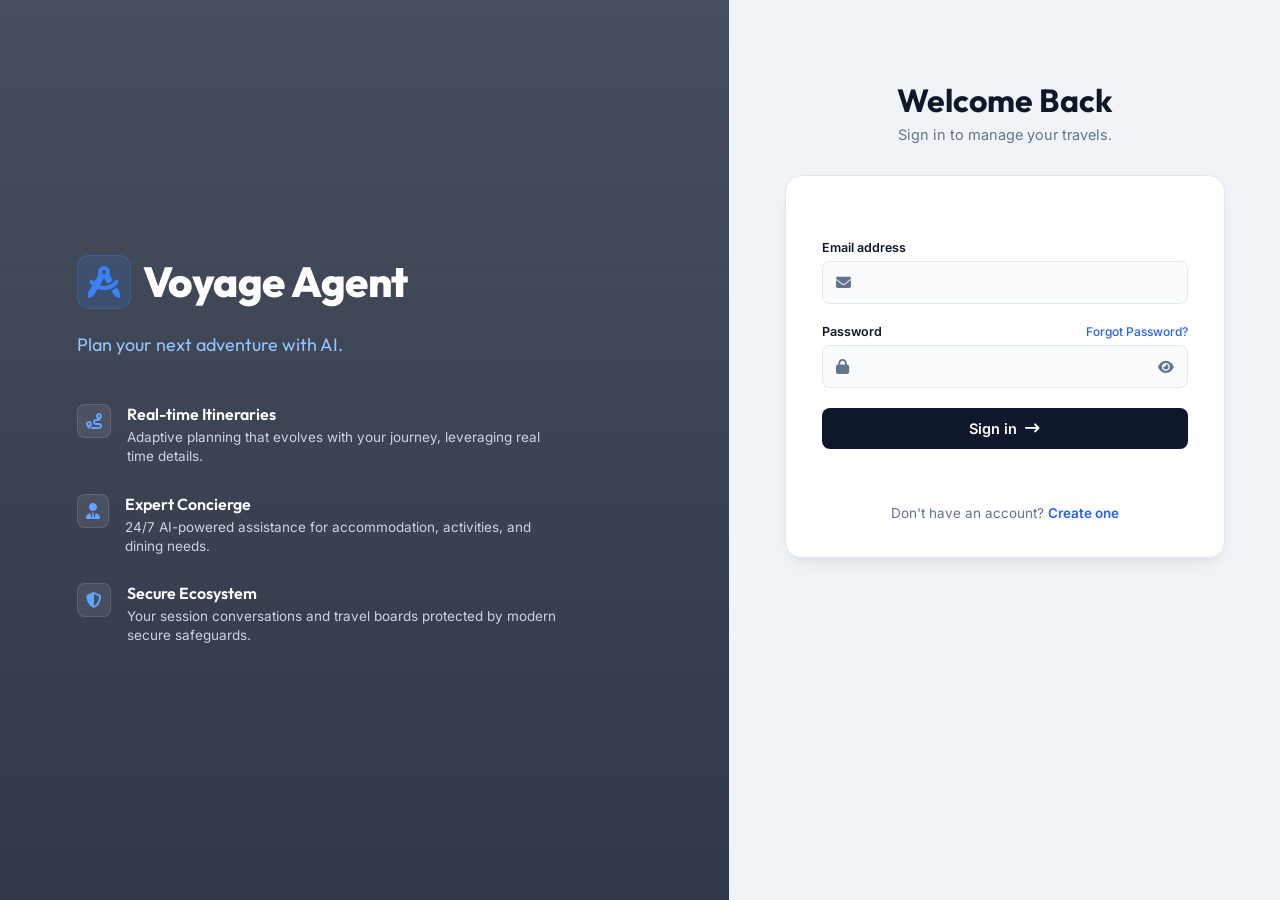
<file: templates/login.html>
<!DOCTYPE html>
<html lang="en">
<head>
    <meta charset="UTF-8">
    <meta name="viewport" content="width=device-width, initial-scale=1.0">
    <title>Sign In - VoyageAgent</title>
    <!-- Google Fonts: Inter and Outfit -->
    <link rel="preconnect" href="https://fonts.googleapis.com">
    <link rel="preconnect" href="https://fonts.gstatic.com" crossorigin>
    <link href="https://fonts.googleapis.com/css2?family=Inter:wght@300;400;500;600;700&family=Outfit:wght@400;500;600;700;800&display=swap" rel="stylesheet">
    <!-- FontAwesome for Icons -->
    <link rel="stylesheet" href="https://cdnjs.cloudflare.com/ajax/libs/font-awesome/6.4.0/css/all.min.css">
    
    <style>
        :root {
            --font-display: 'Outfit', sans-serif;
            --font-body: 'Inter', sans-serif;
            --bg-dark: #0f172a;
            --bg-light: #f0f4f9;
            --accent-blue: #2563eb;
            --accent-blue-hover: #1d4ed8;
            --text-main: #0f172a;
            --text-muted: #64748b;
            --text-white: #ffffff;
            --border-color: #e2e8f0;
        }

        * {
            box-sizing: border-box;
            margin: 0;
            padding: 0;
        }

        body {
            font-family: var(--font-body);
            background-color: var(--bg-light);
            color: var(--text-main);
            height: 100vh;
            overflow: hidden;
            display: flex;
        }

        /* Split-screen Layout */
        .login-container {
            display: flex;
            width: 100vw;
            height: 100vh;
        }

        /* Left Branding Panel */
        .brand-panel {
            flex: 1.1;
            background: linear-gradient(rgba(15, 23, 42, 0.75), rgba(15, 23, 42, 0.85)), 
                        url('https://images.unsplash.com/photo-1464822759023-fed622ff2c3b?auto=format&fit=crop&w=1200&q=80');
            background-size: cover;
            background-position: center;
            display: flex;
            flex-direction: column;
            justify-content: center;
            padding: 8% 6%;
            color: var(--text-white);
            position: relative;
        }

        .brand-logo-container {
            display: flex;
            align-items: center;
            gap: 12px;
            margin-bottom: 24px;
        }

        .brand-logo-icon {
            font-size: 32px;
            color: #3b82f6;
            background: rgba(59, 130, 246, 0.15);
            padding: 10px;
            border-radius: 12px;
            border: 1px solid rgba(59, 130, 246, 0.3);
        }

        .brand-title {
            font-family: var(--font-display);
            font-size: 42px;
            font-weight: 800;
            letter-spacing: -0.5px;
            line-height: 1.1;
        }

        .brand-subtitle {
            font-size: 18px;
            color: #93c5fd;
            font-weight: 400;
            margin-bottom: 48px;
            font-family: var(--font-display);
        }

        /* Features List */
        .features-list {
            display: flex;
            flex-direction: column;
            gap: 28px;
            max-width: 480px;
        }

        .feature-item {
            display: flex;
            gap: 16px;
            align-items: flex-start;
        }

        .feature-icon-wrapper {
            background: rgba(255, 255, 255, 0.08);
            border: 1px solid rgba(255, 255, 255, 0.12);
            padding: 8px;
            border-radius: 8px;
            display: flex;
            align-items: center;
            justify-content: center;
            color: #60a5fa;
            font-size: 16px;
        }

        .feature-text-container h4 {
            font-family: var(--font-display);
            font-size: 16px;
            font-weight: 600;
            margin-bottom: 4px;
        }

        .feature-text-container p {
            font-size: 13.5px;
            color: #cbd5e1;
            line-height: 1.4;
        }

        /* Right Form Panel */
        .form-panel {
            flex: 0.9;
            background-color: var(--bg-light);
            display: flex;
            flex-direction: column;
            justify-content: flex-start;
            align-items: center;
            padding: 80px 40px 40px 40px;
            position: relative;
            overflow-y: auto;
        }

        .welcome-header {
            text-align: center;
            margin-bottom: 32px;
        }

        .welcome-header h2 {
            font-family: var(--font-display);
            font-size: 32px;
            font-weight: 700;
            color: var(--text-main);
            margin-bottom: 6px;
        }

        .welcome-header p {
            color: var(--text-muted);
            font-size: 14.5px;
        }

        /* Form Card */
        .login-card {
            background-color: var(--text-white);
            border: 1px solid var(--border-color);
            border-radius: 16px;
            box-shadow: 0 10px 25px -5px rgba(0, 0, 0, 0.05), 0 8px 10px -6px rgba(0, 0, 0, 0.05);
            width: 100%;
            max-width: 440px;
            padding: 40px 36px 36px;
            min-height: 360px;
            display: flex;
            flex-direction: column;
            justify-content: center;
        }

        .login-card form {
            margin: 24px 0 16px 0 !important;
            width: 100%;
        }

        .login-card > div:last-child {
            margin-top: 0 !important;
            padding-top: 8px;
        }

        .login-card a:hover {
            text-decoration: underline !important;
        }

        .form-group {
            margin-bottom: 20px;
            position: relative;
        }

        .form-group label {
            display: block;
            font-size: 12.5px;
            font-weight: 600;
            color: var(--text-main);
            margin-bottom: 6px;
        }

        .input-wrapper {
            position: relative;
            display: flex;
            align-items: center;
        }

        .input-wrapper i.prefix-icon {
            position: absolute;
            left: 14px;
            color: var(--text-muted);
            font-size: 15px;
        }

        .input-wrapper input {
            width: 100%;
            padding: 12px 14px 12px 42px;
            border: 1px solid var(--border-color);
            border-radius: 8px;
            font-family: var(--font-body);
            font-size: 14px;
            color: var(--text-main);
            background-color: #fafbfc;
            transition: all 0.2s;
        }

        .input-wrapper input:focus {
            outline: none;
            border-color: var(--accent-blue);
            background-color: var(--text-white);
            box-shadow: 0 0 0 3px rgba(37, 99, 235, 0.12);
        }

        /* Password Eye Toggle */
        .input-wrapper .password-toggle {
            position: absolute;
            right: 14px;
            color: var(--text-muted);
            cursor: pointer;
            font-size: 14px;
            transition: color 0.2s;
            z-index: 10;
        }

        .input-wrapper .password-toggle:hover {
            color: var(--text-main);
        }

        /* Hide default browser password reveal/eye button on Windows (Edge/IE) */
        input[type="password"]::-ms-reveal,
        input[type="password"]::-ms-clear {
            display: none !important;
            width: 0;
            height: 0;
        }

        .forgot-password-link {
            position: absolute;
            right: 0;
            top: 0;
            font-size: 12px;
            color: var(--accent-blue);
            text-decoration: none;
            font-weight: 500;
        }

        .forgot-password-link:hover {
            text-decoration: underline;
        }

        .remember-me {
            display: flex;
            align-items: center;
            gap: 8px;
            margin-bottom: 24px;
            font-size: 13px;
            color: var(--text-muted);
            cursor: pointer;
        }

        .remember-me input {
            cursor: pointer;
            width: 16px;
            height: 16px;
            border-radius: 4px;
            border: 1px solid var(--border-color);
        }

        /* Sign-in Button */
        .btn-submit {
            width: 100%;
            padding: 12px 16px;
            background-color: #0f172a; /* Slate Dark */
            color: var(--text-white);
            border: none;
            border-radius: 8px;
            font-family: var(--font-body);
            font-size: 14.5px;
            font-weight: 600;
            cursor: pointer;
            display: flex;
            align-items: center;
            justify-content: center;
            gap: 8px;
            transition: background-color 0.2s;
            margin-bottom: 24px;
        }

        .btn-submit:hover {
            background-color: #1e293b;
        }

        /* Divider */
        .card-divider {
            position: relative;
            text-align: center;
            margin-bottom: 24px;
        }

        .card-divider::before {
            content: "";
            position: absolute;
            top: 50%;
            left: 0;
            width: 100%;
            height: 1px;
            background-color: var(--border-color);
            z-index: 1;
        }

        .card-divider span {
            background-color: var(--text-white);
            padding: 0 12px;
            font-size: 12px;
            color: var(--text-muted);
            position: relative;
            z-index: 2;
        }

        /* Social Sign In */
        .social-grid {
            display: flex;
            gap: 12px;
        }

        .btn-social {
            flex: 1;
            padding: 10px 14px;
            border: 1px solid var(--border-color);
            background-color: var(--text-white);
            border-radius: 8px;
            font-family: var(--font-body);
            font-size: 13.5px;
            font-weight: 500;
            color: var(--text-main);
            display: flex;
            align-items: center;
            justify-content: center;
            gap: 8px;
            cursor: pointer;
            transition: background-color 0.2s;
        }

        .btn-social:hover {
            background-color: #f8fafc;
        }

        /* Error Banner */
        .error-banner {
            background-color: #fee2e2;
            border: 1px solid rgba(239, 68, 68, 0.3);
            color: #991b1b;
            padding: 10px 14px;
            border-radius: 8px;
            font-size: 13px;
            font-weight: 500;
            display: none;
            align-items: center;
            gap: 8px;
            margin-bottom: 20px;
        }

        /* Footer links */
        .footer-nav {
            text-align: center;
            margin-top: 24px;
            font-size: 13px;
            color: var(--text-muted);
        }

        .footer-nav a {
            color: var(--accent-blue);
            text-decoration: none;
            font-weight: 600;
        }

        .footer-nav a:hover {
            text-decoration: underline;
        }

        .disclaimer-text {
            position: absolute;
            bottom: 24px;
            font-size: 11.5px;
            color: var(--text-muted);
            text-align: center;
            width: calc(100% - 80px);
            line-height: 1.5;
        }

        .disclaimer-text a {
            color: var(--text-muted);
            text-decoration: underline;
        }

        /* Responsive */
        @media (max-width: 900px) {
            .brand-panel {
                display: none;
            }
            .form-panel {
                flex: 1;
            }
        }
    </style>
</head>
<body>

    <div class="login-container">
        
        <!-- Left Branding side -->
        <div class="brand-panel">
            <div class="brand-logo-container">
                <i class="fa-solid fa-compass-drafting brand-logo-icon"></i>
                <div class="brand-title">Voyage Agent</div>
            </div>
            <div class="brand-subtitle">Plan your next adventure with AI.</div>
            
            <div class="features-list">
                <div class="feature-item">
                    <div class="feature-icon-wrapper">
                        <i class="fa-solid fa-route"></i>
                    </div>
                    <div class="feature-text-container">
                        <h4>Real-time Itineraries</h4>
                        <p>Adaptive planning that evolves with your journey, leveraging real time details.</p>
                    </div>
                </div>
                <div class="feature-item">
                    <div class="feature-icon-wrapper">
                        <i class="fa-solid fa-user-tie"></i>
                    </div>
                    <div class="feature-text-container">
                        <h4>Expert Concierge</h4>
                        <p>24/7 AI-powered assistance for accommodation, activities, and dining needs.</p>
                    </div>
                </div>
                <div class="feature-item">
                    <div class="feature-icon-wrapper">
                        <i class="fa-solid fa-shield-halved"></i>
                    </div>
                    <div class="feature-text-container">
                        <h4>Secure Ecosystem</h4>
                        <p>Your session conversations and travel boards protected by modern secure safeguards.</p>
                    </div>
                </div>
            </div>
        </div>
        
        <!-- Right Login Card side -->
        <div class="form-panel">
            
            <!-- Login View -->
            <div id="loginView" style="width: 100%; display: flex; flex-direction: column; align-items: center;">
                <div class="welcome-header">
                    <h2>Welcome Back</h2>
                    <p>Sign in to manage your travels.</p>
                </div>
                
                <div class="login-card">
                    <!-- Red Alert banner for validation errors -->
                    <div class="error-banner" id="errorBanner">
                        <i class="fa-solid fa-circle-exclamation"></i>
                        <span id="errorMessage">Invalid email or password.</span>
                    </div>
                    
                    <form id="loginForm">
                        <div class="form-group">
                            <label for="email">Email address</label>
                            <div class="input-wrapper">
                                <i class="fa-solid fa-envelope prefix-icon"></i>
                                <input type="email" id="email" placeholder="" required autocomplete="email">
                            </div>
                        </div>
                        
                        <div class="form-group">
                            <label for="password">Password</label>
                            <a href="#" class="forgot-password-link">Forgot Password?</a>
                            <div class="input-wrapper">
                                <i class="fa-solid fa-lock prefix-icon"></i>
                                <input type="password" id="password" placeholder="" required autocomplete="current-password">
                                <i class="fa-solid fa-eye password-toggle" id="passwordToggle"></i>
                            </div>
                        </div>
                        
                        <button type="submit" class="btn-submit" id="btnSubmit">
                            <span>Sign in</span>
                            <i class="fa-solid fa-arrow-right-long"></i>
                        </button>
                    </form>
                    
                    <div style="text-align: center; margin-top: auto; padding-top: 16px; font-size: 13.5px; color: var(--text-muted); font-family: var(--font-body);">
                        Don't have an account? <a href="#" id="lnkToRegister" style="color: var(--accent-blue); text-decoration: none; font-weight: 600;">Create one</a>
                    </div>
                </div>
            </div>

            <!-- Register View (Hidden by Default) -->
            <div id="registerView" style="width: 100%; display: none; flex-direction: column; align-items: center;">
                <div class="welcome-header">
                    <h2>Create Account</h2>
                    <p>Start planning your dream trip today.</p>
                </div>
                
                <div class="login-card" style="min-height: 480px;">
                    <!-- Red Alert banner for validation errors -->
                    <div class="error-banner" id="regErrorBanner">
                        <i class="fa-solid fa-circle-exclamation"></i>
                        <span id="regErrorMessage">Please fix the errors below.</span>
                    </div>
                    
                    <form id="registerForm">
                        <div class="form-group">
                            <label for="regUsername">Username</label>
                            <div class="input-wrapper">
                                <i class="fa-solid fa-user prefix-icon"></i>
                                <input type="text" id="regUsername" placeholder="" required autocomplete="username">
                            </div>
                        </div>

                        <div class="form-group">
                            <label for="regEmail">Email address</label>
                            <div class="input-wrapper">
                                <i class="fa-solid fa-envelope prefix-icon"></i>
                                <input type="email" id="regEmail" placeholder="" required autocomplete="email">
                            </div>
                        </div>
                        
                        <div class="form-group">
                            <label for="regPassword">Password</label>
                            <div class="input-wrapper">
                                <i class="fa-solid fa-lock prefix-icon"></i>
                                <input type="password" id="regPassword" placeholder="" required autocomplete="new-password">
                                <i class="fa-solid fa-eye password-toggle" id="regPasswordToggle"></i>
                            </div>
                        </div>

                        <div class="form-group">
                            <label for="regConfirmPassword">Confirm Password</label>
                            <div class="input-wrapper">
                                <i class="fa-solid fa-shield prefix-icon"></i>
                                <input type="password" id="regConfirmPassword" placeholder="" required autocomplete="new-password">
                                <i class="fa-solid fa-eye password-toggle" id="regConfirmPasswordToggle"></i>
                            </div>
                        </div>
                        
                        <button type="submit" class="btn-submit" id="btnRegisterSubmit">
                            <span>Create account</span>
                            <i class="fa-solid fa-user-plus"></i>
                        </button>
                    </form>
                    
                    <div style="text-align: center; margin-top: auto; padding-top: 16px; font-size: 13.5px; color: var(--text-muted); font-family: var(--font-body);">
                        Already have an account? <a href="#" id="lnkToLogin" style="color: var(--accent-blue); text-decoration: none; font-weight: 600;">Sign in</a>
                    </div>
                </div>
            </div>

            <!-- Forgot Password View (Hidden by Default) -->
            <div id="forgotView" style="width: 100%; display: none; flex-direction: column; align-items: center;">
                <div class="welcome-header">
                    <h2>Forgot Password</h2>
                    <p>Enter your email to verify your identity.</p>
                </div>
                
                <div class="login-card">
                    <!-- Red Alert banner for validation errors -->
                    <div class="error-banner" id="forgotErrorBanner">
                        <i class="fa-solid fa-circle-exclamation"></i>
                        <span id="forgotErrorMessage">Email not found.</span>
                    </div>
                    
                    <form id="forgotForm">
                        <div class="form-group">
                            <label for="forgotEmail">Email address</label>
                            <div class="input-wrapper">
                                <i class="fa-solid fa-envelope prefix-icon"></i>
                                <input type="email" id="forgotEmail" placeholder="" required autocomplete="email">
                            </div>
                        </div>
                        
                        <button type="submit" class="btn-submit" id="btnForgotSubmit">
                            <span>Send Verification Code</span>
                            <i class="fa-solid fa-paper-plane"></i>
                        </button>
                    </form>
                    
                    <div style="text-align: center; margin-top: auto; padding-top: 16px; font-size: 13.5px; color: var(--text-muted); font-family: var(--font-body);">
                        Remember your password? <a href="#" id="lnkForgotToLogin" style="color: var(--accent-blue); text-decoration: none; font-weight: 600;">Sign in</a>
                    </div>
                </div>
            </div>

            <!-- OTP Register Verification View (Hidden by Default) -->
            <div id="otpRegisterView" style="width: 100%; display: none; flex-direction: column; align-items: center;">
                <div class="welcome-header">
                    <h2>Verify OTP</h2>
                </div>
                
                <div class="login-card">
                    <p id="otpRegDesc" style="text-align: center; font-size: 13.5px; color: var(--text-muted); line-height: 1.6; margin-bottom: 24px;">We've sent a 6-digit verification code to your email.</p>
                    
                    <div class="error-banner" id="otpRegErrorBanner">
                        <i class="fa-solid fa-circle-exclamation"></i>
                        <span id="otpRegErrorMessage">Invalid verification code.</span>
                    </div>
                    
                    <form id="otpRegForm">
                        <div class="form-group" style="text-align: center;">
                            <label for="otpRegCode" style="display: block; text-align: center;">6-Digit Verification Code</label>
                            <div class="input-wrapper">
                                <input type="text" id="otpRegCode" placeholder="" required max-length="6" autocomplete="one-time-code" style="letter-spacing: 4px; text-align: center; font-size: 18px; font-weight: 700; padding: 12px 14px;">
                            </div>
                        </div>
                        
                        <button type="submit" class="btn-submit" id="btnOtpRegSubmit">
                            <span>Confirm and Register</span>
                            <i class="fa-solid fa-circle-check"></i>
                        </button>
                    </form>
                    
                    <div style="text-align: center; margin-top: auto; padding-top: 16px; font-size: 13.5px; color: var(--text-muted); font-family: var(--font-body);">
                        Back to <a href="#" id="lnkOtpRegToRegister" style="color: var(--accent-blue); text-decoration: none; font-weight: 600;">Registration</a>
                    </div>
                </div>
            </div>

            <!-- OTP Forgot Verification View (Hidden by Default) -->
            <div id="otpForgotView" style="width: 100%; display: none; flex-direction: column; align-items: center;">
                <div class="welcome-header">
                    <h2>Verify Identity</h2>
                </div>
                
                <div class="login-card">
                    <p id="otpForgotDesc" style="text-align: center; font-size: 13.5px; color: var(--text-muted); line-height: 1.6; margin-bottom: 24px;">Enter the 6-digit verification code sent to your email.</p>
                    
                    <div class="error-banner" id="otpForgotErrorBanner">
                        <i class="fa-solid fa-circle-exclamation"></i>
                        <span id="otpForgotErrorMessage">Invalid verification code.</span>
                    </div>
                    
                    <form id="otpForgotForm">
                        <div class="form-group" style="text-align: center;">
                            <label for="otpForgotCode" style="display: block; text-align: center;">6-Digit Verification Code</label>
                            <div class="input-wrapper">
                                <input type="text" id="otpForgotCode" placeholder="" required max-length="6" autocomplete="one-time-code" style="letter-spacing: 4px; text-align: center; font-size: 18px; font-weight: 700; padding: 12px 14px;">
                            </div>
                        </div>
                        
                        <button type="submit" class="btn-submit" id="btnOtpForgotSubmit">
                            <span>Verify Code</span>
                            <i class="fa-solid fa-shield-halved"></i>
                        </button>
                    </form>
                    
                    <div style="text-align: center; margin-top: auto; padding-top: 16px; font-size: 13.5px; color: var(--text-muted); font-family: var(--font-body);">
                        Back to <a href="#" id="lnkOtpForgotToForgot" style="color: var(--accent-blue); text-decoration: none; font-weight: 600;">Email step</a>
                    </div>
                </div>
            </div>

            <!-- Reset Password View (Hidden by Default) -->
            <div id="resetPasswordView" style="width: 100%; display: none; flex-direction: column; align-items: center;">
                <div class="welcome-header">
                    <h2>Set New Password</h2>
                    <p>Enter your new password to regain access.</p>
                </div>
                
                <div class="login-card">
                    <div class="error-banner" id="resetErrorBanner">
                        <i class="fa-solid fa-circle-exclamation"></i>
                        <span id="resetErrorMessage">Passwords do not match.</span>
                    </div>
                    
                    <form id="resetForm">
                        <div class="form-group">
                            <label for="resetPassword">New Password</label>
                            <div class="input-wrapper">
                                <i class="fa-solid fa-lock prefix-icon"></i>
                                <input type="password" id="resetPassword" placeholder="" required autocomplete="new-password">
                                <i class="fa-solid fa-eye password-toggle" id="resetPasswordToggle"></i>
                            </div>
                        </div>

                        <div class="form-group">
                            <label for="resetConfirmPassword">Confirm New Password</label>
                            <div class="input-wrapper">
                                <i class="fa-solid fa-shield prefix-icon"></i>
                                <input type="password" id="resetConfirmPassword" placeholder="" required autocomplete="new-password">
                                <i class="fa-solid fa-eye password-toggle" id="resetConfirmPasswordToggle"></i>
                            </div>
                        </div>
                        
                        <button type="submit" class="btn-submit" id="btnResetSubmit">
                            <span>Reset Password</span>
                            <i class="fa-solid fa-key"></i>
                        </button>
                    </form>
                </div>
            </div>

        </div>

    </div>

    <script>
        // DOM views
        const loginView = document.getElementById("loginView");
        const registerView = document.getElementById("registerView");
        const forgotView = document.getElementById("forgotView");
        const otpRegisterView = document.getElementById("otpRegisterView");
        const otpForgotView = document.getElementById("otpForgotView");
        const resetPasswordView = document.getElementById("resetPasswordView");
        
        // Navigation links
        const lnkToRegister = document.getElementById("lnkToRegister");
        const lnkToLogin = document.getElementById("lnkToLogin");
        const lnkForgot = document.querySelector(".forgot-password-link");
        const lnkForgotToLogin = document.getElementById("lnkForgotToLogin");
        const lnkOtpRegToRegister = document.getElementById("lnkOtpRegToRegister");
        const lnkOtpForgotToForgot = document.getElementById("lnkOtpForgotToForgot");

        // Login form
        const passwordInput = document.getElementById("password");
        const passwordToggle = document.getElementById("passwordToggle");
        const loginForm = document.getElementById("loginForm");
        const errorBanner = document.getElementById("errorBanner");
        const errorMessage = document.getElementById("errorMessage");
        const btnSubmit = document.getElementById("btnSubmit");

        // Register form
        const regUsername = document.getElementById("regUsername");
        const regEmail = document.getElementById("regEmail");
        const regPassword = document.getElementById("regPassword");
        const regPasswordToggle = document.getElementById("regPasswordToggle");
        const regConfirmPassword = document.getElementById("regConfirmPassword");
        const regConfirmPasswordToggle = document.getElementById("regConfirmPasswordToggle");
        const registerForm = document.getElementById("registerForm");
        const regErrorBanner = document.getElementById("regErrorBanner");
        const regErrorMessage = document.getElementById("regErrorMessage");
        const btnRegisterSubmit = document.getElementById("btnRegisterSubmit");

        // OTP Register form
        const otpRegForm = document.getElementById("otpRegForm");
        const otpRegCode = document.getElementById("otpRegCode");
        const otpRegErrorBanner = document.getElementById("otpRegErrorBanner");
        const otpRegErrorMessage = document.getElementById("otpRegErrorMessage");
        const btnOtpRegSubmit = document.getElementById("btnOtpRegSubmit");

        // Forgot password email entry form
        const forgotForm = document.getElementById("forgotForm");
        const forgotEmail = document.getElementById("forgotEmail");
        const forgotErrorBanner = document.getElementById("forgotErrorBanner");
        const forgotErrorMessage = document.getElementById("forgotErrorMessage");
        const btnForgotSubmit = document.getElementById("btnForgotSubmit");

        // OTP Forgot form
        const otpForgotForm = document.getElementById("otpForgotForm");
        const otpForgotCode = document.getElementById("otpForgotCode");
        const otpForgotErrorBanner = document.getElementById("otpForgotErrorBanner");
        const otpForgotErrorMessage = document.getElementById("otpForgotErrorMessage");
        const btnOtpForgotSubmit = document.getElementById("btnOtpForgotSubmit");

        // Reset password form
        const resetForm = document.getElementById("resetForm");
        const resetPassword = document.getElementById("resetPassword");
        const resetPasswordToggle = document.getElementById("resetPasswordToggle");
        const resetConfirmPassword = document.getElementById("resetConfirmPassword");
        const resetConfirmPasswordToggle = document.getElementById("resetConfirmPasswordToggle");
        const resetErrorBanner = document.getElementById("resetErrorBanner");
        const resetErrorMessage = document.getElementById("resetErrorMessage");
        const btnResetSubmit = document.getElementById("btnResetSubmit");

        // Utility: Hide all error banners
        function clearAllErrors() {
            errorBanner.style.display = "none";
            regErrorBanner.style.display = "none";
            forgotErrorBanner.style.display = "none";
            otpRegErrorBanner.style.display = "none";
            otpForgotErrorBanner.style.display = "none";
            resetErrorBanner.style.display = "none";
        }

        // Utility: Show a single view
        function showView(view) {
            clearAllErrors();
            loginView.style.display = "none";
            registerView.style.display = "none";
            forgotView.style.display = "none";
            otpRegisterView.style.display = "none";
            otpForgotView.style.display = "none";
            resetPasswordView.style.display = "none";
            view.style.display = "flex";
        }

        // View Toggles
        lnkToRegister.addEventListener("click", (e) => { e.preventDefault(); showView(registerView); });
        lnkToLogin.addEventListener("click", (e) => { e.preventDefault(); showView(loginView); });
        lnkForgot.addEventListener("click", (e) => { e.preventDefault(); showView(forgotView); });
        lnkForgotToLogin.addEventListener("click", (e) => { e.preventDefault(); showView(loginView); });
        lnkOtpRegToRegister.addEventListener("click", (e) => { e.preventDefault(); showView(registerView); });
        lnkOtpForgotToForgot.addEventListener("click", (e) => { e.preventDefault(); showView(forgotView); });

        // Password visibility toggles
        passwordToggle.addEventListener("click", () => {
            passwordInput.type = passwordInput.type === "password" ? "text" : "password";
            passwordToggle.className = passwordInput.type === "password" ? "fa-solid fa-eye password-toggle" : "fa-solid fa-eye-slash password-toggle";
        });
        regPasswordToggle.addEventListener("click", () => {
            regPassword.type = regPassword.type === "password" ? "text" : "password";
            regPasswordToggle.className = regPassword.type === "password" ? "fa-solid fa-eye password-toggle" : "fa-solid fa-eye-slash password-toggle";
        });
        regConfirmPasswordToggle.addEventListener("click", () => {
            regConfirmPassword.type = regConfirmPassword.type === "password" ? "text" : "password";
            regConfirmPasswordToggle.className = regConfirmPassword.type === "password" ? "fa-solid fa-eye password-toggle" : "fa-solid fa-eye-slash password-toggle";
        });
        resetPasswordToggle.addEventListener("click", () => {
            resetPassword.type = resetPassword.type === "password" ? "text" : "password";
            resetPasswordToggle.className = resetPassword.type === "password" ? "fa-solid fa-eye password-toggle" : "fa-solid fa-eye-slash password-toggle";
        });
        resetConfirmPasswordToggle.addEventListener("click", () => {
            resetConfirmPassword.type = resetConfirmPassword.type === "password" ? "text" : "password";
            resetConfirmPasswordToggle.className = resetConfirmPassword.type === "password" ? "fa-solid fa-eye password-toggle" : "fa-solid fa-eye-slash password-toggle";
        });

        // 1. Login Form Submit
        loginForm.addEventListener("submit", async (e) => {
            e.preventDefault();
            errorBanner.style.display = "none";
            const email = document.getElementById("email").value.trim();
            const password = passwordInput.value;

            btnSubmit.disabled = true;
            btnSubmit.innerHTML = `<span>Signing in...</span> <i class="fa-solid fa-circle-notch fa-spin"></i>`;

            try {
                const res = await fetch("/login", {
                    method: "POST",
                    headers: { "Content-Type": "application/json" },
                    body: JSON.stringify({ email, password })
                });
                const data = await res.json();
                if (res.ok) {
                    window.location.href = "/";
                } else {
                    errorBanner.style.display = "flex";
                    errorMessage.textContent = data.error || "Login failed.";
                    btnSubmit.disabled = false;
                    btnSubmit.innerHTML = `<span>Sign in</span> <i class="fa-solid fa-arrow-right-long"></i>`;
                }
            } catch (err) {
                errorBanner.style.display = "flex";
                errorMessage.textContent = "A network error occurred.";
                btnSubmit.disabled = false;
                btnSubmit.innerHTML = `<span>Sign in</span> <i class="fa-solid fa-arrow-right-long"></i>`;
            }
        });

        // 2. Register Form (Send OTP)
        registerForm.addEventListener("submit", async (e) => {
            e.preventDefault();
            regErrorBanner.style.display = "none";
            const username = regUsername.value.trim();
            const email = regEmail.value.trim();
            const password = regPassword.value;
            const confirm_password = regConfirmPassword.value;

            if (password !== confirm_password) {
                regErrorBanner.style.display = "flex";
                regErrorMessage.textContent = "Passwords do not match.";
                return;
            }

            btnRegisterSubmit.disabled = true;
            btnRegisterSubmit.innerHTML = `<span>Sending OTP...</span> <i class="fa-solid fa-circle-notch fa-spin"></i>`;

            try {
                const res = await fetch("/register/send-otp", {
                    method: "POST",
                    headers: { "Content-Type": "application/json" },
                    body: JSON.stringify({ username, email, password, confirm_password })
                });
                const data = await res.json();
                if (res.ok) {
                    document.getElementById("otpRegDesc").innerHTML = `Verification OTP code has been sent to <strong>${email}</strong> and will be valid for 10 minutes.`;
                    showView(otpRegisterView);
                } else {
                    regErrorBanner.style.display = "flex";
                    regErrorMessage.textContent = data.error || "Failed to send OTP.";
                }
            } catch (err) {
                regErrorBanner.style.display = "flex";
                regErrorMessage.textContent = "Network error. Try again.";
            } finally {
                btnRegisterSubmit.disabled = false;
                btnRegisterSubmit.innerHTML = `<span>Create account</span> <i class="fa-solid fa-user-plus"></i>`;
            }
        });

        // 3. Register OTP Verify
        otpRegForm.addEventListener("submit", async (e) => {
            e.preventDefault();
            otpRegErrorBanner.style.display = "none";
            const otp = otpRegCode.value.trim();

            btnOtpRegSubmit.disabled = true;
            btnOtpRegSubmit.innerHTML = `<span>Verifying...</span> <i class="fa-solid fa-circle-notch fa-spin"></i>`;

            try {
                const res = await fetch("/register/verify-otp", {
                    method: "POST",
                    headers: { "Content-Type": "application/json" },
                    body: JSON.stringify({ otp })
                });
                const data = await res.json();
                if (res.ok) {
                    window.location.href = "/";
                } else {
                    otpRegErrorBanner.style.display = "flex";
                    otpRegErrorMessage.textContent = data.error || "OTP verification failed.";
                }
            } catch (err) {
                otpRegErrorBanner.style.display = "flex";
                otpRegErrorMessage.textContent = "Network error.";
            } finally {
                btnOtpRegSubmit.disabled = false;
                btnOtpRegSubmit.innerHTML = `<span>Confirm and Register</span> <i class="fa-solid fa-circle-check"></i>`;
            }
        });

        // 4. Forgot Password (Send OTP)
        forgotForm.addEventListener("submit", async (e) => {
            e.preventDefault();
            forgotErrorBanner.style.display = "none";
            const email = forgotEmail.value.trim();

            btnForgotSubmit.disabled = true;
            btnForgotSubmit.innerHTML = `<span>Sending OTP...</span> <i class="fa-solid fa-circle-notch fa-spin"></i>`;

            try {
                const res = await fetch("/forgot-password/send-otp", {
                    method: "POST",
                    headers: { "Content-Type": "application/json" },
                    body: JSON.stringify({ email })
                });
                const data = await res.json();
                if (res.ok) {
                    document.getElementById("otpForgotDesc").innerHTML = `Verification OTP code has been sent to <strong>${email}</strong> and will be valid for 10 minutes.`;
                    showView(otpForgotView);
                } else {
                    forgotErrorBanner.style.display = "flex";
                    forgotErrorMessage.textContent = data.error || "Failed to send OTP.";
                }
            } catch (err) {
                forgotErrorBanner.style.display = "flex";
                forgotErrorMessage.textContent = "Network error.";
            } finally {
                btnForgotSubmit.disabled = false;
                btnForgotSubmit.innerHTML = `<span>Send Verification Code</span> <i class="fa-solid fa-paper-plane"></i>`;
            }
        });

        // 5. Forgot OTP Verify
        otpForgotForm.addEventListener("submit", async (e) => {
            e.preventDefault();
            otpForgotErrorBanner.style.display = "none";
            const otp = otpForgotCode.value.trim();

            btnOtpForgotSubmit.disabled = true;
            btnOtpForgotSubmit.innerHTML = `<span>Verifying...</span> <i class="fa-solid fa-circle-notch fa-spin"></i>`;

            try {
                const res = await fetch("/forgot-password/verify-otp", {
                    method: "POST",
                    headers: { "Content-Type": "application/json" },
                    body: JSON.stringify({ otp })
                });
                const data = await res.json();
                if (res.ok) {
                    showView(resetPasswordView);
                } else {
                    otpForgotErrorBanner.style.display = "flex";
                    otpForgotErrorMessage.textContent = data.error || "OTP verification failed.";
                }
            } catch (err) {
                otpForgotErrorBanner.style.display = "flex";
                otpForgotErrorMessage.textContent = "Network error.";
            } finally {
                btnOtpForgotSubmit.disabled = false;
                btnOtpForgotSubmit.innerHTML = `<span>Verify Code</span> <i class="fa-solid fa-shield-halved"></i>`;
            }
        });

        // 6. Reset Password Submit
        resetForm.addEventListener("submit", async (e) => {
            e.preventDefault();
            resetErrorBanner.style.display = "none";
            const password = resetPassword.value;
            const confirm_password = resetConfirmPassword.value;

            if (password !== confirm_password) {
                resetErrorBanner.style.display = "flex";
                resetErrorMessage.textContent = "Passwords do not match.";
                return;
            }

            btnResetSubmit.disabled = true;
            btnResetSubmit.innerHTML = `<span>Resetting...</span> <i class="fa-solid fa-circle-notch fa-spin"></i>`;

            try {
                const res = await fetch("/forgot-password/reset", {
                    method: "POST",
                    headers: { "Content-Type": "application/json" },
                    body: JSON.stringify({ password, confirm_password })
                });
                const data = await res.json();
                if (res.ok) {
                    showView(loginView);
                    // Show a success banner on login
                    errorBanner.style.backgroundColor = "#dcfce7";
                    errorBanner.style.border = "1px solid rgba(34, 197, 94, 0.3)";
                    errorBanner.style.color = "#15803d";
                    errorBanner.style.display = "flex";
                    errorMessage.textContent = data.message || "Password updated successfully. Please log in.";
                    
                    // Reset inputs
                    resetPassword.value = "";
                    resetConfirmPassword.value = "";
                    forgotEmail.value = "";
                    otpForgotCode.value = "";
                } else {
                    resetErrorBanner.style.display = "flex";
                    resetErrorMessage.textContent = data.error || "Reset password failed.";
                }
            } catch (err) {
                resetErrorBanner.style.display = "flex";
                resetErrorMessage.textContent = "Network error.";
            } finally {
                btnResetSubmit.disabled = false;
                btnResetSubmit.innerHTML = `<span>Reset Password</span> <i class="fa-solid fa-key"></i>`;
            }
        });
    </script>
</body>
</html>
</file>
